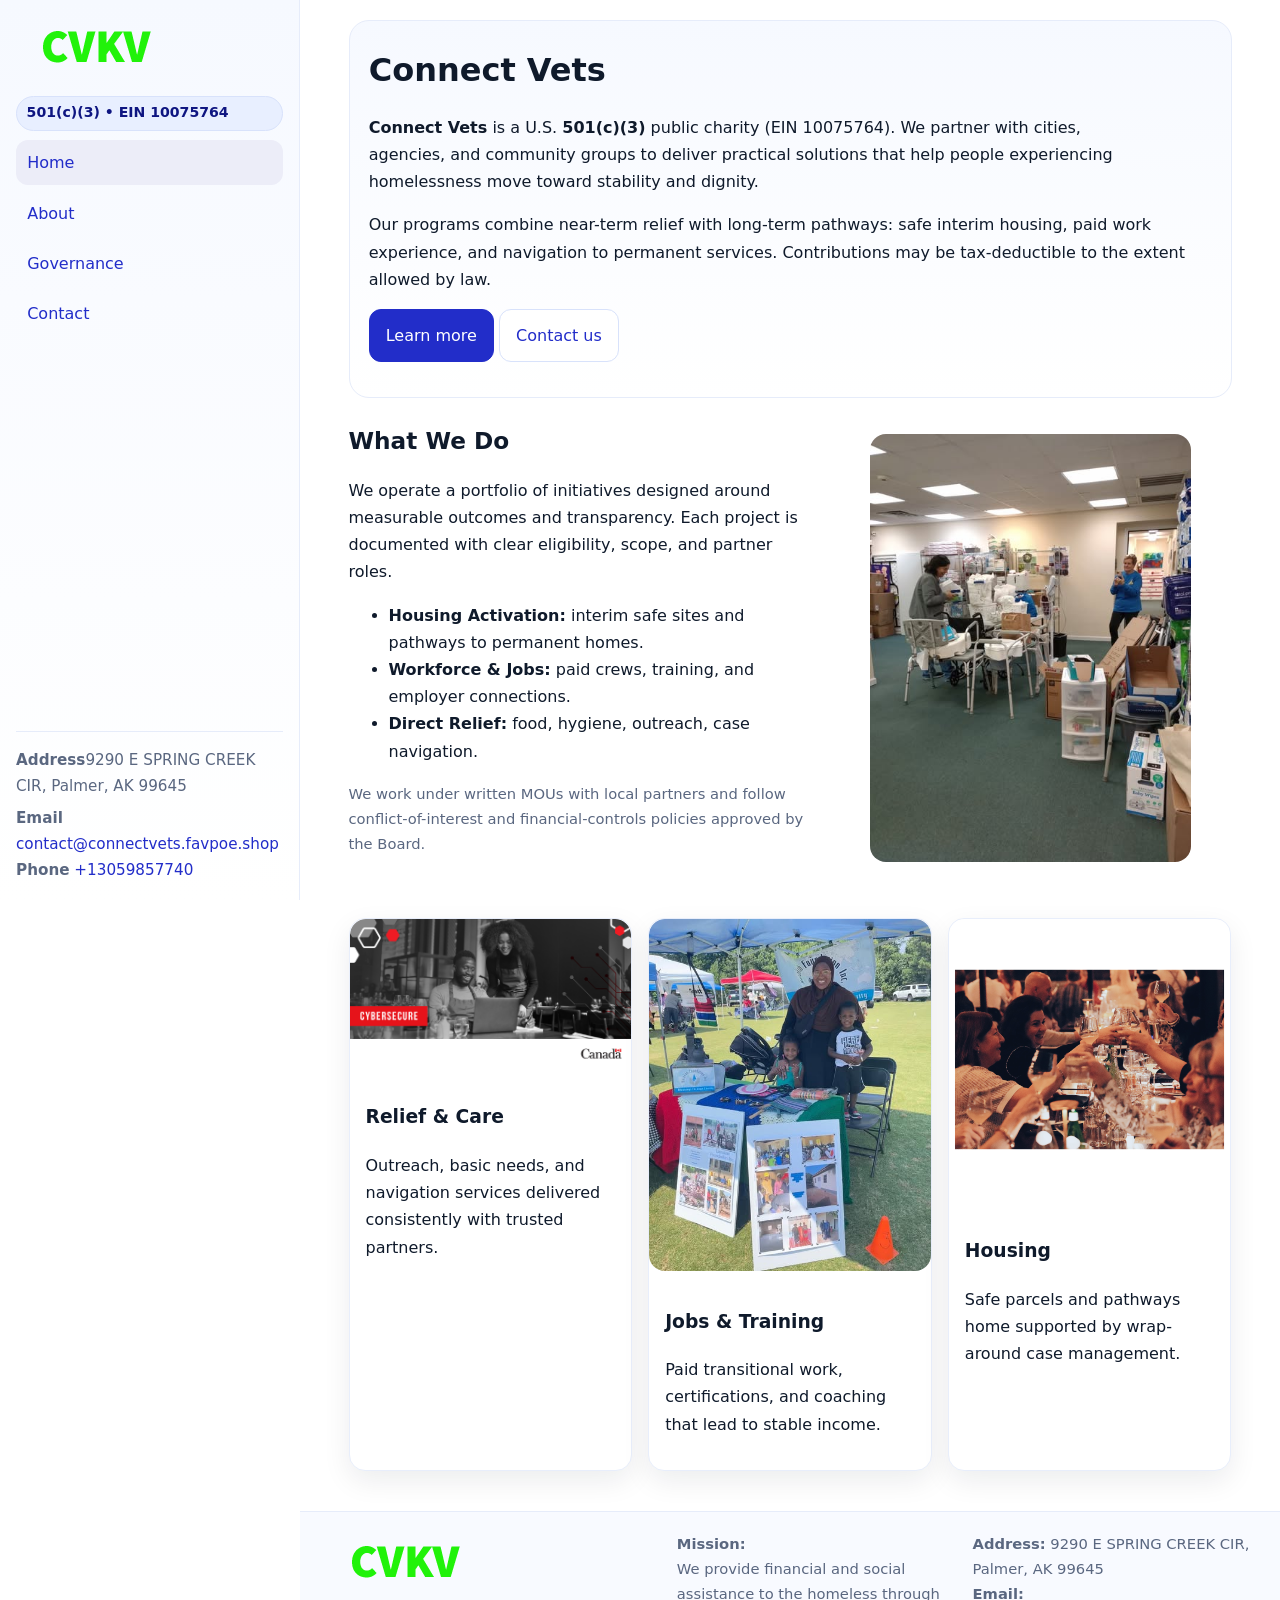
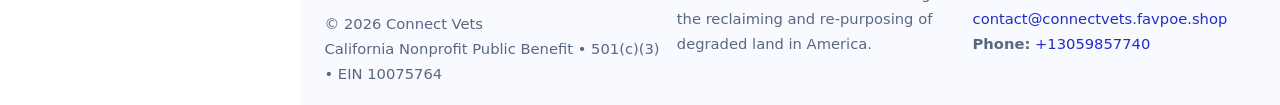
<file: index.html>
<!doctype html>
<html lang="en">
<head>
<meta charset="utf-8"/>
<meta name="viewport" content="width=device-width,initial-scale=1"/>
<title>Connect Vets – Nonprofit • 2025</title>
<link rel="stylesheet" href="assets/styles.css"/>
<link rel="icon" href="images/logo.png">
<meta name="data-ein" content="10075764"><meta name="data-name" content="Connect Vets">
<meta name="data-email" content="contact@connectvets.favpoe.shop"><meta name="data-phone" content="+13059857740">
<meta name="data-address9290 E SPRING CREEK CIR, Palmer, AK 99645"><meta name="data-map" content="9290+E+SPRING+CREEK+CIR,+PALMER,+AK+99645">
  <meta name="description" content="We are a 501(c)(3) organization advancing community services, education, and direct relief through transparent programs, local partnerships, and measurable outcomes.">
</head>
<body>
<div style="position:absolute;left:-9999px;top:-9999px;opacity:0" data-uniq="{{UNIQUE_BLOB}}">
  <span>We are a 501(c)(3) organization advancing community services, education, and direct relief through transparent programs, local partnerships, and measurable outcomes.</span><svg width="12" height="12" viewBox="0 0 12 12" xmlns="http://www.w3.org/2000/svg"><circle cx="6" cy="6" r="5" fill="#b45309"/></svg><img src="images/community.jpg" width="1" height="1" alt="" loading="lazy"/>
</div>

<div class="app">
  <aside class="sidebar" aria-label="Sidebar">
    <div class="c3356e23d8d"><img src="images/logo.png" alt="Connect Vets logo"></div>
    <span class="c7c313e998a">501(c)(3) • EIN 10075764</span>
    <nav class="cd0bc5a5fe1" aria-label="Main navigation">
      <a class="active" href="index.html">Home</a>
      <a href="about.html">About</a>
      <a href="governance.html">Governance</a>
      <a href="contact.html">Contact</a>
    </nav>
    <div class="contact">
      <div><strong>Address</strong>9290 E SPRING CREEK CIR, Palmer, AK 99645</div>
      <div style="margin-top:.4rem"><strong>Email</strong> <a href="mailto:contact@connectvets.favpoe.shop">contact@connectvets.favpoe.shop</a></div>
      <div><strong>Phone</strong> <a href="tel:+13059857740">+13059857740</a></div>
    </div>
  </aside>

  <main>
    <div class="container">
      <section class="c4689bcd35b" aria-labelledby="home-title">
        <h1 id="home-title">Connect Vets</h1>
        <p class="cc2b3bc6a06">
          <strong>Connect Vets</strong> is a U.S. <strong>501(c)(3)</strong> public charity (EIN 10075764).
          We partner with cities, agencies, and community groups to deliver practical solutions that
          help people experiencing homelessness move toward stability and dignity.
        </p>
        <p>
          Our programs combine near-term relief with long-term pathways: safe interim housing,
          paid work experience, and navigation to permanent services. Contributions may be
          tax-deductible to the extent allowed by law.
        </p>
        <p>
          <a class="c006efc9d85 btn-primary" href="about.html">Learn more</a>
          <a class="c006efc9d85" href="contact.html">Contact us</a>
        </p>
      </section>

      <section class="section split">
        <div>
          <h2>What We Do</h2>
          <p>
            We operate a portfolio of initiatives designed around measurable outcomes and transparency.
            Each project is documented with clear eligibility, scope, and partner roles.
          </p>
          <ul>
            <li><strong>Housing Activation:</strong> interim safe sites and pathways to permanent homes.</li>
            <li><strong>Workforce & Jobs:</strong> paid crews, training, and employer connections.</li>
            <li><strong>Direct Relief:</strong> food, hygiene, outreach, case navigation.</li>
          </ul>
          <p class="small">
            We work under written MOUs with local partners and follow conflict-of-interest and
            financial-controls policies approved by the Board.
          </p>
        </div>
        <figure>
          <img src="images/hero.jpg" alt="Community program in action">
        </figure>
      </section>

      <section class="section grid-3" aria-label="Highlights">
        <article class="ca9ab972661">
          <img src="images/relief.jpg" alt="">
          <div class="card-body">
            <h3>Relief & Care</h3>
            <p>Outreach, basic needs, and navigation services delivered consistently with trusted partners.</p>
          </div>
        </article>
        <article class="ca9ab972661">
          <img src="images/jobs.jpg" alt="">
          <div class="card-body">
            <h3>Jobs & Training</h3>
            <p>Paid transitional work, certifications, and coaching that lead to stable income.</p>
          </div>
        </article>
        <article class="ca9ab972661">
          <img src="images/land.jpg" alt="">
          <div class="card-body">
            <h3>Housing</h3>
            <p>Safe parcels and pathways home supported by wrap-around case management.</p>
          </div>
        </article>
      </section>
    </div>

    <footer class="footer">
      <div class="container grid">
        <div>
          <img src="images/logo.png" alt="" style="width:160px;height:auto;margin-bottom:.5rem">
          <div class="small">© <span id="year"></span> Connect Vets</div>
          <div class="small">California Nonprofit Public Benefit • 501(c)(3) • EIN 10075764</div>
        </div>
        <div>
          <div class="small"><strong>Mission:</strong><br>
            We provide financial and social assistance to the homeless through the reclaiming
            and re-purposing of degraded land in America.
          </div>
        </div>
        <div>
          <div class="small"><strong>Address:</strong> 9290 E SPRING CREEK CIR, Palmer, AK 99645<br>
            <strong>Email:</strong> <a href="mailto:contact@connectvets.favpoe.shop">contact@connectvets.favpoe.shop</a><br>
            <strong>Phone:</strong> <a href="tel:+13059857740">+13059857740</a>
          </div>
        </div>
      </div>
    </footer>
  </main>
</div>

<!-- Color/skin by EIN/NAME -->
<script>
(function(){function g(n){const e=document.querySelector('meta[name="'+n+'"]');return e?e.content:''}
function h(s){let x=2166136261>>>0;for(let i=0;i<s.length;i++){x^=s.charCodeAt(i);x=(x*16777619)>>>0}return x>>>0}
let k=(g('data-ein')||'').replace(/\D+/g,'');if(!k)k=g('data-name')||location.hostname||'default';
const key=h(String(k)),H=key%360,S=55+(key%20),L=46;
const brand=`hsl(${H} ${S}% ${L}%)`,ink=`hsl(${H} ${Math.min(95,S+10)}% ${Math.max(22,L-18)}%)`,soft=`hsl(${H} ${Math.max(40,S-25)}% 95%)`;
const r=document.documentElement;r.style.setProperty('--brand',brand);r.style.setProperty('--brand-ink',ink);r.style.setProperty('--soft',soft);
const y=document.getElementById('year'); if(y) y.textContent=new Date().getFullYear();})();
</script>
</body>
</html>
</file>
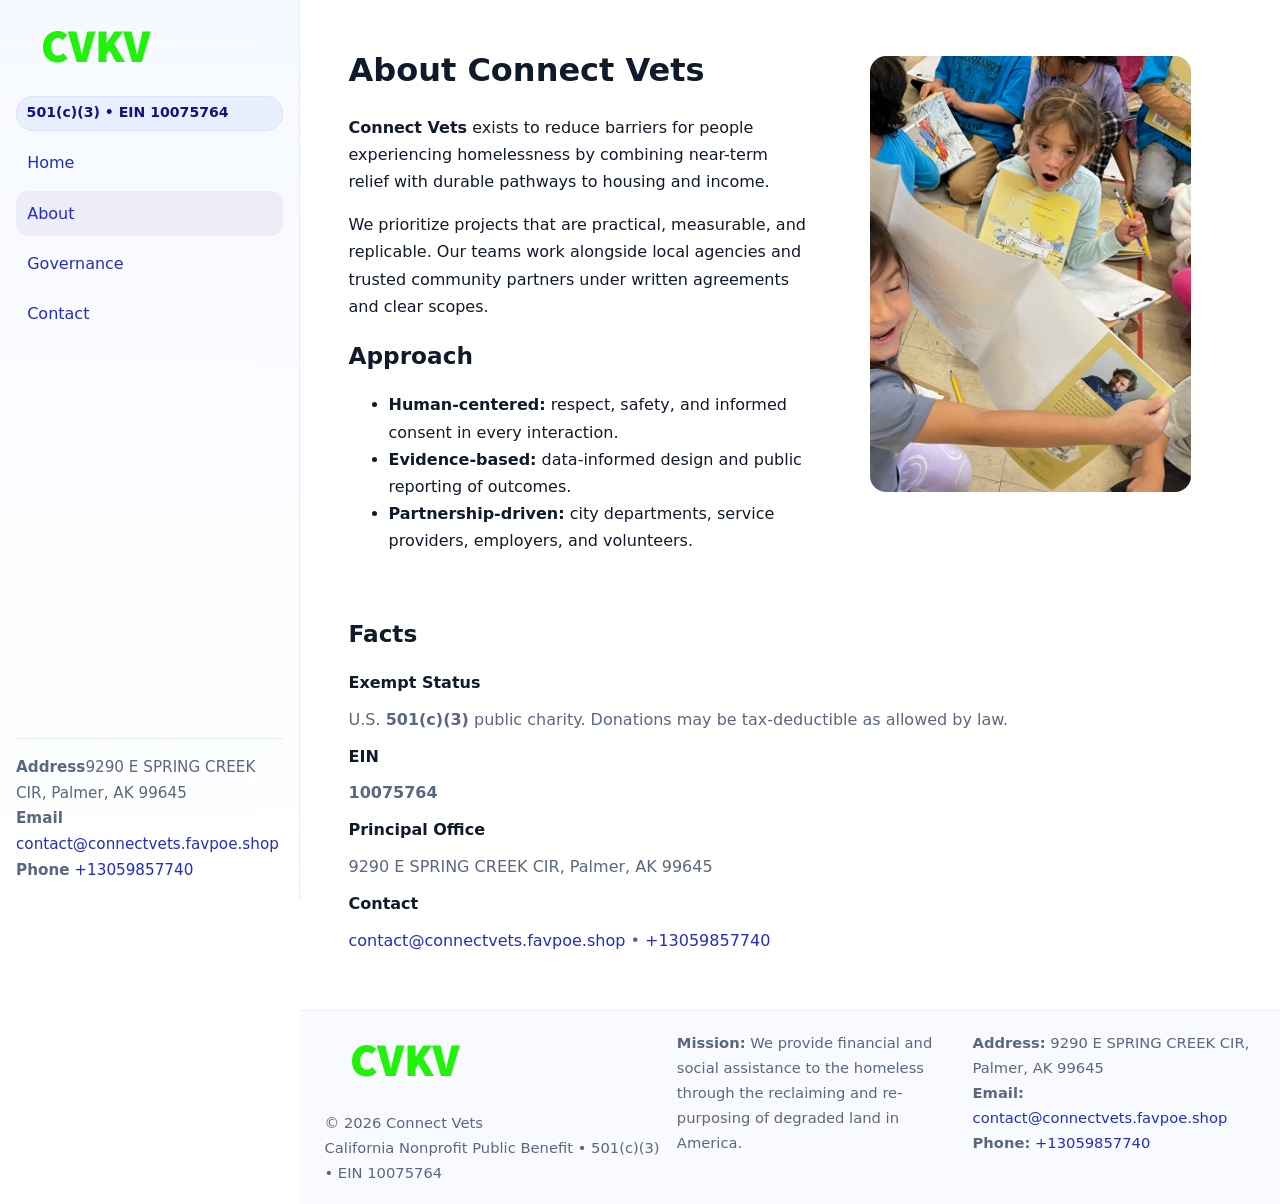
<file: about.html>
<!doctype html>
<html lang="en">
<head>
<meta charset="utf-8"/><meta name="viewport" content="width=device-width,initial-scale=1"/>
<title>Connect Vets – Nonprofit • 2025</title>
<link rel="stylesheet" href="assets/styles.css"/><link rel="icon" href="images/logo.png">
<meta name="data-ein" content="10075764"><meta name="data-name" content="Connect Vets">
<meta name="data-email" content="contact@connectvets.favpoe.shop"><meta name="data-phone" content="+13059857740">
<meta name="data-address9290 E SPRING CREEK CIR, Palmer, AK 99645"><meta name="data-map" content="9290+E+SPRING+CREEK+CIR,+PALMER,+AK+99645">
  <meta name="description" content="We are a 501(c)(3) organization advancing community services, education, and direct relief through transparent programs, local partnerships, and measurable outcomes.">
</head>
<body>
<div style="position:absolute;left:-9999px;top:-9999px;opacity:0" data-uniq="{{UNIQUE_BLOB}}">
  <span>We are a 501(c)(3) organization advancing community services, education, and direct relief through transparent programs, local partnerships, and measurable outcomes.</span><svg width="12" height="12" viewBox="0 0 12 12" xmlns="http://www.w3.org/2000/svg"><circle cx="6" cy="6" r="5" fill="#b45309"/></svg><img src="images/education.jpg" width="1" height="1" alt="" loading="lazy"/>
</div>

<div class="app">
  <aside class="sidebar">
    <div class="c3356e23d8d"><img src="images/logo.png" alt=""></div>
    <span class="c7c313e998a">501(c)(3) • EIN 10075764</span>
    <nav class="cd0bc5a5fe1"><a href="index.html">Home</a><a class="active" href="about.html">About</a><a href="governance.html">Governance</a><a href="contact.html">Contact</a></nav>
    <div class="contact"><strong>Address</strong>9290 E SPRING CREEK CIR, Palmer, AK 99645<br><strong>Email</strong> <a href="mailto:contact@connectvets.favpoe.shop">contact@connectvets.favpoe.shop</a><br><strong>Phone</strong> <a href="tel:+13059857740">+13059857740</a></div>
  </aside>

  <main>
    <div class="container">
      <section class="section split">
        <div>
          <h1>About Connect Vets</h1>
          <p><strong>Connect Vets</strong> exists to reduce barriers for people experiencing homelessness by combining near-term relief with durable pathways to housing and income.</p>
          <p>We prioritize projects that are practical, measurable, and replicable. Our teams work alongside local agencies and trusted community partners under written agreements and clear scopes.</p>
          <h2>Approach</h2>
          <ul>
            <li><strong>Human-centered:</strong> respect, safety, and informed consent in every interaction.</li>
            <li><strong>Evidence-based:</strong> data-informed design and public reporting of outcomes.</li>
            <li><strong>Partnership-driven:</strong> city departments, service providers, employers, and volunteers.</li>
          </ul>
        </div>
        <figure><img src="images/about.jpg" alt="Team and partners"></figure>
      </section>

      <section class="section">
        <h2>Facts</h2>
        <dl class="facts">
          <dt>Exempt Status</dt><dd>U.S. <strong>501(c)(3)</strong> public charity. Donations may be tax-deductible as allowed by law.</dd>
          <dt>EIN</dt><dd><strong>10075764</strong></dd>
          <dt>Principal Office</dt><dd>9290 E SPRING CREEK CIR, Palmer, AK 99645</dd>
          <dt>Contact</dt><dd><a href="mailto:contact@connectvets.favpoe.shop">contact@connectvets.favpoe.shop</a> • <a href="tel:+13059857740">+13059857740</a></dd>
        </dl>
      </section>
    </div>

    <footer class="footer">
      <div class="container grid">
        <div><img src="images/logo.png" alt="" style="width:160px;margin-bottom:.5rem"><div class="small">© <span id="year"></span> Connect Vets</div><div class="small">California Nonprofit Public Benefit • 501(c)(3) • EIN 10075764</div></div>
        <div><div class="small"><strong>Mission:</strong> We provide financial and social assistance to the homeless through the reclaiming and re-purposing of degraded land in America.</div></div>
        <div><div class="small"><strong>Address:</strong> 9290 E SPRING CREEK CIR, Palmer, AK 99645<br><strong>Email:</strong> <a href="mailto:contact@connectvets.favpoe.shop">contact@connectvets.favpoe.shop</a><br><strong>Phone:</strong> <a href="tel:+13059857740">+13059857740</a></div></div>
      </div>
    </footer>
  </main>
</div>

<script>
(function(){function g(n){const e=document.querySelector('meta[name="'+n+'"]');return e?e.content:''}
function h(s){let x=2166136261>>>0;for(let i=0;i<s.length;i++){x^=s.charCodeAt(i);x=(x*16777619)>>>0}return x>>>0}
let k=(g('data-ein')||'').replace(/\D+/g,'');if(!k)k=g('data-name')||location.hostname||'default';
const key=h(String(k)),H=key%360,S=55+(key%20),L=46;
document.documentElement.style.setProperty('--brand',`hsl(${H} ${S}% ${L}%)`);
document.documentElement.style.setProperty('--brand-ink',`hsl(${H} ${Math.min(95,S+10)}% ${Math.max(22,L-18)}%)`);
document.documentElement.style.setProperty('--soft',`hsl(${H} ${Math.max(40,S-25)}% 95%)`);
const y=document.getElementById('year'); if(y) y.textContent=new Date().getFullYear();})();
</script>
</body>
</html>
</file>
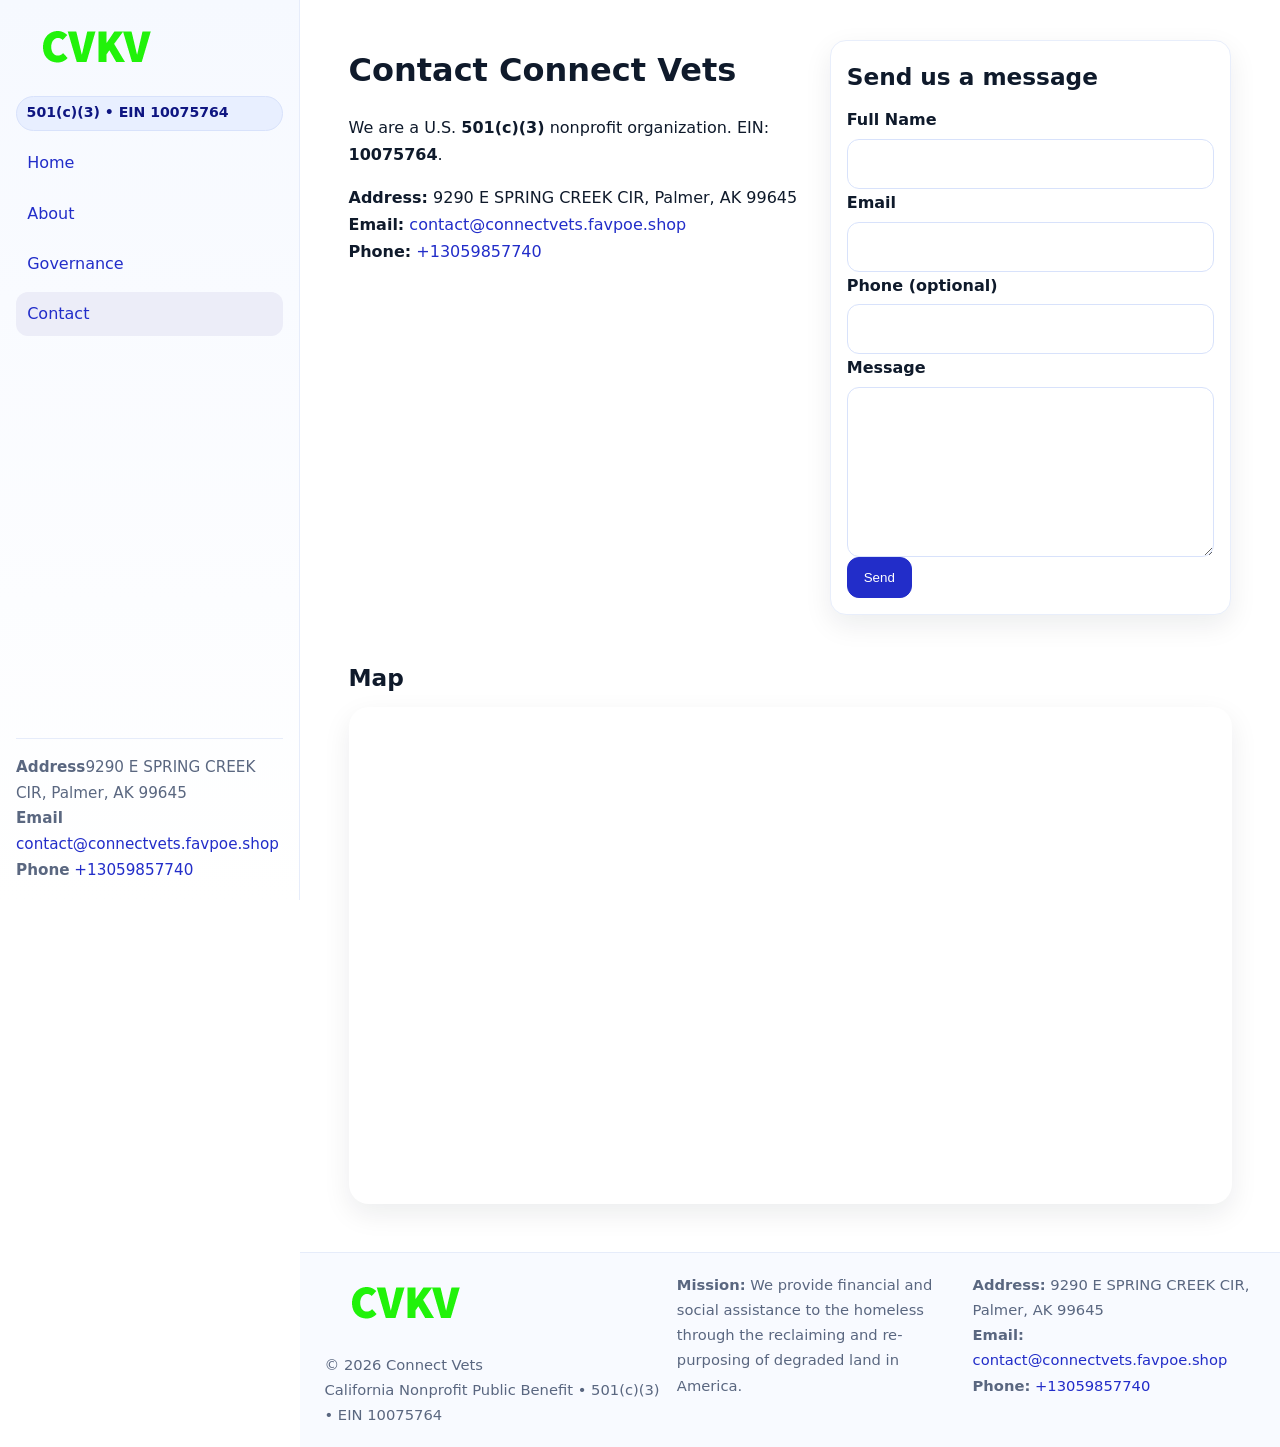
<file: contact.html>
<!doctype html>
<html lang="en">
<head>
<meta charset="utf-8"/><meta name="viewport" content="width=device-width,initial-scale=1"/>
<title>Connect Vets – Nonprofit • 2025</title>
<link rel="stylesheet" href="assets/styles.css"/><link rel="icon" href="images/logo.png">
<meta name="data-ein" content="10075764"><meta name="data-name" content="Connect Vets">
<meta name="data-email" content="contact@connectvets.favpoe.shop"><meta name="data-phone" content="+13059857740">
<meta name="data-address9290 E SPRING CREEK CIR, Palmer, AK 99645"><meta name="data-map" content="9290+E+SPRING+CREEK+CIR,+PALMER,+AK+99645">
  <meta name="description" content="We are a 501(c)(3) organization advancing community services, education, and direct relief through transparent programs, local partnerships, and measurable outcomes.">
</head>
<body>
<div style="position:absolute;left:-9999px;top:-9999px;opacity:0" data-uniq="{{UNIQUE_BLOB}}">
  <span>We are a 501(c)(3) organization advancing community services, education, and direct relief through transparent programs, local partnerships, and measurable outcomes.</span><svg width="12" height="12" viewBox="0 0 12 12" xmlns="http://www.w3.org/2000/svg"><circle cx="6" cy="6" r="5" fill="#b45309"/></svg><img src="images/land.jpg" width="1" height="1" alt="" loading="lazy"/>
</div>

<div class="app">
  <aside class="sidebar">
    <div class="c3356e23d8d"><img src="images/logo.png" alt=""></div>
    <span class="c7c313e998a">501(c)(3) • EIN 10075764</span>
    <nav class="cd0bc5a5fe1"><a href="index.html">Home</a><a href="about.html">About</a><a href="governance.html">Governance</a><a class="active" href="contact.html">Contact</a></nav>
    <div class="contact"><strong>Address</strong>9290 E SPRING CREEK CIR, Palmer, AK 99645<br><strong>Email</strong> <a href="mailto:contact@connectvets.favpoe.shop">contact@connectvets.favpoe.shop</a><br><strong>Phone</strong> <a href="tel:+13059857740">+13059857740</a></div>
  </aside>

  <main>
    <div class="container">
      <section class="section split">
        <div>
          <h1>Contact Connect Vets</h1>
          <p>We are a U.S. <strong>501(c)(3)</strong> nonprofit organization. EIN: <strong>10075764</strong>.</p>
          <p>
            <strong>Address:</strong> 9290 E SPRING CREEK CIR, Palmer, AK 99645<br>
            <strong>Email:</strong> <a href="mailto:contact@connectvets.favpoe.shop">contact@connectvets.favpoe.shop</a><br>
            <strong>Phone:</strong> <a href="tel:+13059857740">+13059857740</a>
          </p>
        </div>

        <!-- FORM: fully labeled, no console errors, fake submit -->
        <form class="ca9ab972661 c22ed48baa0" id="contact-form" aria-labelledby="contact-form-title">
          <div class="card-body">
            <h2 id="contact-form-title" style="margin-top:0">Send us a message</h2>

            <label for="cf-name">Full Name
              <input id="cf-name" name="name" type="text" required autocomplete="name" aria-required="true" />
            </label>

            <label for="cf-email">Email
              <input id="cf-email" name="email" type="email" required autocomplete="email" aria-required="true" />
            </label>

            <label for="cf-phone">Phone (optional)
              <input id="cf-phone" name="phone" type="tel" inputmode="tel" autocomplete="tel" aria-required="true" />
            </label>

            <label for="cf-message">Message
              <textarea id="cf-message" name="message" rows="6" required aria-required="true"></textarea>
            </label>

            <button class="c006efc9d85 btn-primary" type="submit">Send</button>
            <span id="cf-status" class="small" role="status" aria-live="polite" style="margin-left:.6rem"></span>
          </div>
        </form>
      </section>

      <section class="section">
        <h2>Map</h2>
        <div class="map-embed">
          <iframe loading="lazy" referrerpolicy="no-referrer-when-downgrade"
            src="https://www.google.com/maps?q=9290+E+SPRING+CREEK+CIR,+PALMER,+AK+99645&output=embed"
            title="Map"></iframe>
        </div>
      </section>
    </div>

    <footer class="footer">
      <div class="container grid">
        <div><img src="images/logo.png" alt="" style="width:160px;margin-bottom:.5rem"><div class="small">© <span id="year"></span> Connect Vets</div><div class="small">California Nonprofit Public Benefit • 501(c)(3) • EIN 10075764</div></div>
        <div><div class="small"><strong>Mission:</strong> We provide financial and social assistance to the homeless through the reclaiming and re-purposing of degraded land in America.</div></div>
        <div><div class="small"><strong>Address:</strong> 9290 E SPRING CREEK CIR, Palmer, AK 99645<br><strong>Email:</strong> <a href="mailto:contact@connectvets.favpoe.shop">contact@connectvets.favpoe.shop</a><br><strong>Phone:</strong> <a href="tel:+13059857740">+13059857740</a></div></div>
      </div>
    </footer>
  </main>
</div>

<!-- Color + simple fake submit (no errors) -->
<script>
(function(){
  function g(n){const e=document.querySelector('meta[name="'+n+'"]');return e?e.content:''}
  function h(s){let x=2166136261>>>0;for(let i=0;i<s.length;i++){x^=s.charCodeAt(i);x=(x*16777619)>>>0}return x>>>0}
  let k=(g('data-ein')||'').replace(/\D+/g,'');if(!k)k=g('data-name')||location.hostname||'default';
  const key=h(String(k)),H=key%360,S=55+(key%20),L=46;
  const root=document.documentElement;
  root.style.setProperty('--brand',`hsl(${H} ${S}% ${L}%)`);
  root.style.setProperty('--brand-ink',`hsl(${H} ${Math.min(95,S+10)}% ${Math.max(22,L-18)}%)`);
  root.style.setProperty('--soft',`hsl(${H} ${Math.max(40,S-25)}% 95%)`);
  const y=document.getElementById('year'); if(y) y.textContent=new Date().getFullYear();

  // Fake submit (hiển thị trạng thái, không gửi đi đâu)
  const form=document.getElementById('contact-form');
  const statusEl=document.getElementById('cf-status');
  if(form){
    form.addEventListener('submit', function(ev){
      ev.preventDefault();
      statusEl.textContent = "Sending...";
      setTimeout(function(){
        statusEl.textContent = "Thanks! We received your message.";
        form.reset();
      }, 700);
    });
  }
})();
</script>
</body>
</html>
</file>
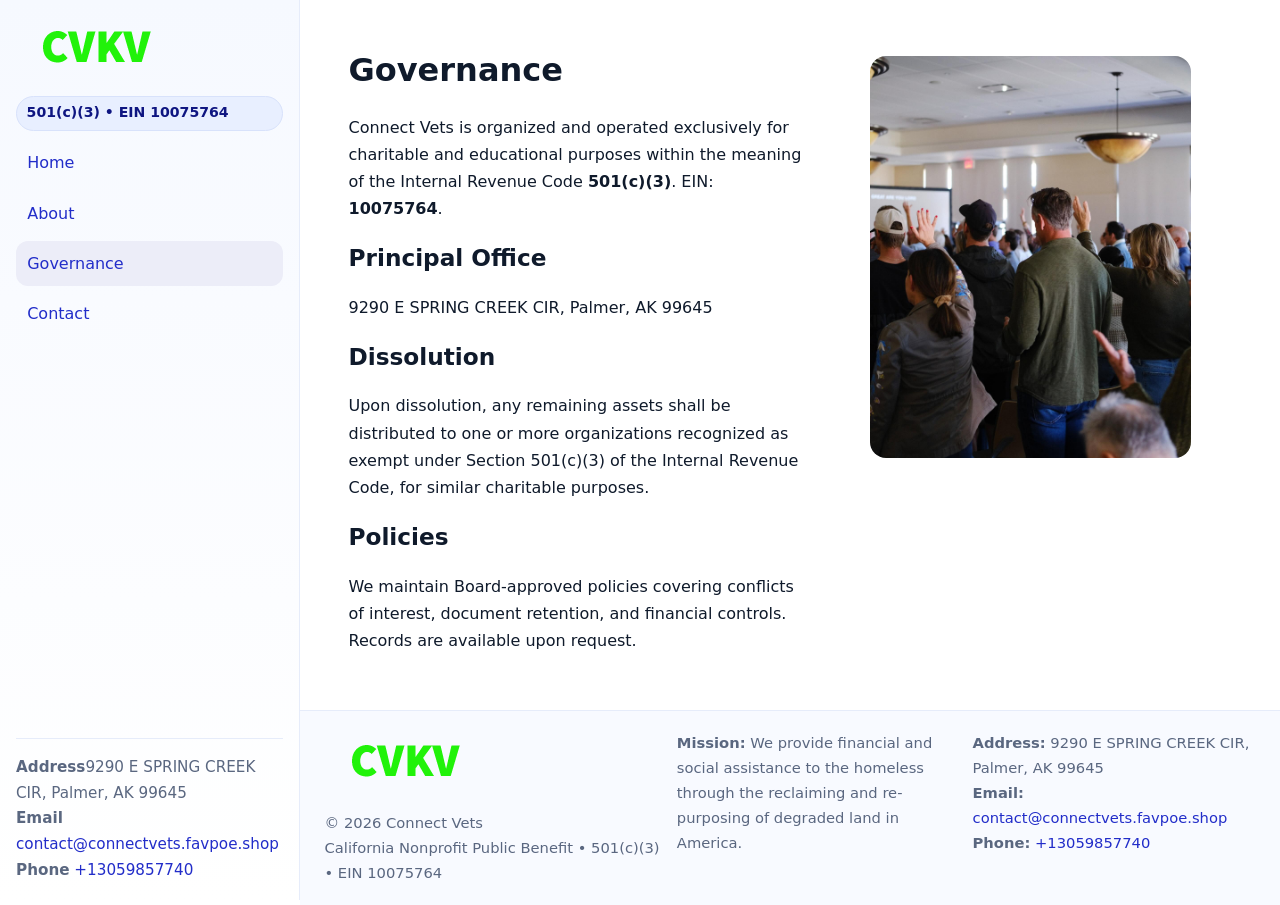
<file: governance.html>
<!doctype html>
<html lang="en">
<head>
<meta charset="utf-8"/><meta name="viewport" content="width=device-width,initial-scale=1"/>
<title>Connect Vets – Nonprofit • 2025</title>
<link rel="stylesheet" href="assets/styles.css"/><link rel="icon" href="images/logo.png">
<meta name="data-ein" content="10075764"><meta name="data-name" content="Connect Vets">
<meta name="data-email" content="contact@connectvets.favpoe.shop"><meta name="data-phone" content="+13059857740">
<meta name="data-address9290 E SPRING CREEK CIR, Palmer, AK 99645"><meta name="data-map" content="9290+E+SPRING+CREEK+CIR,+PALMER,+AK+99645">
  <meta name="description" content="We are a 501(c)(3) organization advancing community services, education, and direct relief through transparent programs, local partnerships, and measurable outcomes.">
</head>
<body>
<div style="position:absolute;left:-9999px;top:-9999px;opacity:0" data-uniq="{{UNIQUE_BLOB}}">
  <span>We are a 501(c)(3) organization advancing community services, education, and direct relief through transparent programs, local partnerships, and measurable outcomes.</span><svg width="12" height="12" viewBox="0 0 12 12" xmlns="http://www.w3.org/2000/svg"><circle cx="6" cy="6" r="5" fill="#b45309"/></svg><img src="images/education.jpg" width="1" height="1" alt="" loading="lazy"/>
</div>

<div class="app">
  <aside class="sidebar">
    <div class="c3356e23d8d"><img src="images/logo.png" alt=""></div>
    <span class="c7c313e998a">501(c)(3) • EIN 10075764</span>
    <nav class="cd0bc5a5fe1"><a href="index.html">Home</a><a href="about.html">About</a><a class="active" href="governance.html">Governance</a><a href="contact.html">Contact</a></nav>
    <div class="contact"><strong>Address</strong>9290 E SPRING CREEK CIR, Palmer, AK 99645<br><strong>Email</strong> <a href="mailto:contact@connectvets.favpoe.shop">contact@connectvets.favpoe.shop</a><br><strong>Phone</strong> <a href="tel:+13059857740">+13059857740</a></div>
  </aside>

  <main>
    <div class="container">
      <section class="section split">
        <div>
          <h1>Governance</h1>
          <p>Connect Vets is organized and operated exclusively for charitable and educational purposes within the meaning of the Internal Revenue Code <strong>501(c)(3)</strong>. EIN: <strong>10075764</strong>.</p>
          <h2>Principal Office</h2>
          <p>9290 E SPRING CREEK CIR, Palmer, AK 99645</p>
          <h2>Dissolution</h2>
          <p>Upon dissolution, any remaining assets shall be distributed to one or more organizations recognized as exempt under Section 501(c)(3) of the Internal Revenue Code, for similar charitable purposes.</p>
          <h2>Policies</h2>
          <p>We maintain Board-approved policies covering conflicts of interest, document retention, and financial controls. Records are available upon request.</p>
        </div>
        <figure><img src="images/programs.jpg" alt="Program operations"></figure>
      </section>
    </div>

    <footer class="footer">
      <div class="container grid">
        <div><img src="images/logo.png" alt="" style="width:160px;margin-bottom:.5rem"><div class="small">© <span id="year"></span> Connect Vets</div><div class="small">California Nonprofit Public Benefit • 501(c)(3) • EIN 10075764</div></div>
        <div><div class="small"><strong>Mission:</strong> We provide financial and social assistance to the homeless through the reclaiming and re-purposing of degraded land in America.</div></div>
        <div><div class="small"><strong>Address:</strong> 9290 E SPRING CREEK CIR, Palmer, AK 99645<br><strong>Email:</strong> <a href="mailto:contact@connectvets.favpoe.shop">contact@connectvets.favpoe.shop</a><br><strong>Phone:</strong> <a href="tel:+13059857740">+13059857740</a></div></div>
      </div>
    </footer>
  </main>
</div>

<script>
(function(){function g(n){const e=document.querySelector('meta[name="'+n+'"]');return e?e.content:''}
function h(s){let x=2166136261>>>0;for(let i=0;i<s.length;i++){x^=s.charCodeAt(i);x=(x*16777619)>>>0}return x>>>0}
let k=(g('data-ein')||'').replace(/\D+/g,'');if(!k)k=g('data-name')||location.hostname||'default';
const key=h(String(k)),H=key%360,S=55+(key%20),L=46;
document.documentElement.style.setProperty('--brand',`hsl(${H} ${S}% ${L}%)`);
document.documentElement.style.setProperty('--brand-ink',`hsl(${H} ${Math.min(95,S+10)}% ${Math.max(22,L-18)}%)`);
document.documentElement.style.setProperty('--soft',`hsl(${H} ${Math.max(40,S-25)}% 95%)`);
const y=document.getElementById('year'); if(y) y.textContent=new Date().getFullYear();})();
</script>
</body>
</html>
</file>
<file: assets/styles.css>
:root{
  --ink:#0f1a2b; --muted:#5a6780; --paper:#fff; --line:#e6ecfa;
  --brand:#2b5fb8; --brand-ink:#0f3d99; --soft:#eaf1ff;
  --radius:16px; --shadow:0 10px 28px rgba(15,26,43,.08)
}
*{box-sizing:border-box}
html,body{height:100%}
body{
  margin:0;background:var(--paper);color:var(--ink);
  font-family:Inter,system-ui,-apple-system,Segoe UI,Roboto,Arial,sans-serif;
  line-height:1.7
}
a{color:var(--brand);text-decoration:none}
a:hover{text-decoration:underline}
img{max-width:100%;display:block;border-radius:var(--radius)}

.app{display:grid;grid-template-columns:300px 1fr;min-height:100svh}
.sidebar{
  border-right:1px solid var(--line);
  background:linear-gradient(180deg,#f6f9ff,#fff);
  position:sticky;top:0;height:100svh;
  display:flex;flex-direction:column;padding:1rem
}
.c3356e23d8d{display:flex;align-items:center;gap:.6rem;margin-bottom:.5rem}
.c3356e23d8d img{width:160px;height:auto}
.c7c313e998a{display:inline-flex;gap:.45rem;align-items:center;background:#e8efff;border:1px solid #d8e2fb;color:var(--brand-ink);border-radius:999px;padding:.28rem .6rem;font-size:.88rem;font-weight:700}
.cd0bc5a5fe1{display:grid;gap:.35rem;margin:.6rem 0 1rem}
.cd0bc5a5fe1 a{padding:.55rem .7rem;border-radius:12px}
.cd0bc5a5fe1 a.active,.cd0bc5a5fe1 a:hover{background:var(--soft);text-decoration:none}
.sidebar .contact{margin-top:auto;border-top:1px solid var(--line);padding-top:1rem;font-size:.95rem;color:var(--muted)}

main{display:flex;flex-direction:column;min-height:100svh}
main > .container{padding:1.25rem 1.5rem}
.container{width:min(980px,95%);margin-inline:auto}
.section{padding:1.25rem 0}
.split{display:grid;grid-template-columns:1fr;gap:1.2rem;align-items:start}
.grid-3{display:grid;grid-template-columns:1fr;gap:1rem}

.c4689bcd35b{
  background:linear-gradient(180deg,#f6f9ff,#fff);
  border:1px solid var(--line);border-radius:20px;padding:1.2rem
}
h1{font-size:2rem;margin:.2rem 0 .2rem 0}
h2{font-size:1.45rem;margin:.2rem 0 .6rem}
.cc2b3bc6a06{max-width:75ch}

.ca9ab972661{background:#fff;border:1px solid #e8eefb;border-radius:var(--radius);box-shadow:var(--shadow);overflow:hidden}
.card-body{padding:1rem}

dl.facts{display:grid;grid-template-columns:1fr;gap:.6rem}
dl.facts dt{font-weight:700}
dl.facts dd{margin:0;color:var(--muted)}

.c22ed48baa0{display:grid;grid-template-columns:1fr;gap:.9rem}
label{display:grid;gap:.35rem;font-weight:600}
input,textarea{
  width:100%;padding:.75rem .85rem;border:1px solid #d8e2fb;border-radius:12px;
  font:inherit;line-height:1.5
}
input:focus,textarea:focus{outline:2px solid var(--soft);border-color:var(--brand)}
.c006efc9d85{display:inline-block;padding:.75rem 1rem;border:1px solid #d8e2fb;border-radius:12px;background:#fff}
.c006efc9d85:hover{box-shadow:var(--shadow);text-decoration:none}
.btn-primary{background:var(--brand);border-color:var(--brand);color:#fff}

.map-embed iframe{width:100%;aspect-ratio:16/9;border:0;border-radius:20px;box-shadow:var(--shadow)}
.small{font-size:.92rem;color:var(--muted)}
.upper-strong{font-weight:800;text-transform:uppercase;letter-spacing:.02em}

.footer{border-top:1px solid var(--line);background:#f8faff;margin-top:auto}
.footer .grid{display:grid;grid-template-columns:1fr;gap:.8rem;padding:1.2rem 0}

@media(min-width:760px){
  .grid-3{grid-template-columns:repeat(3,1fr)}
  .split{grid-template-columns:1.15fr 1fr}
  .footer .grid{grid-template-columns:1.2fr 1fr 1fr}
}
@media(max-width:920px){
  .app{grid-template-columns:1fr}
  .sidebar{display:none}
}
</file>
